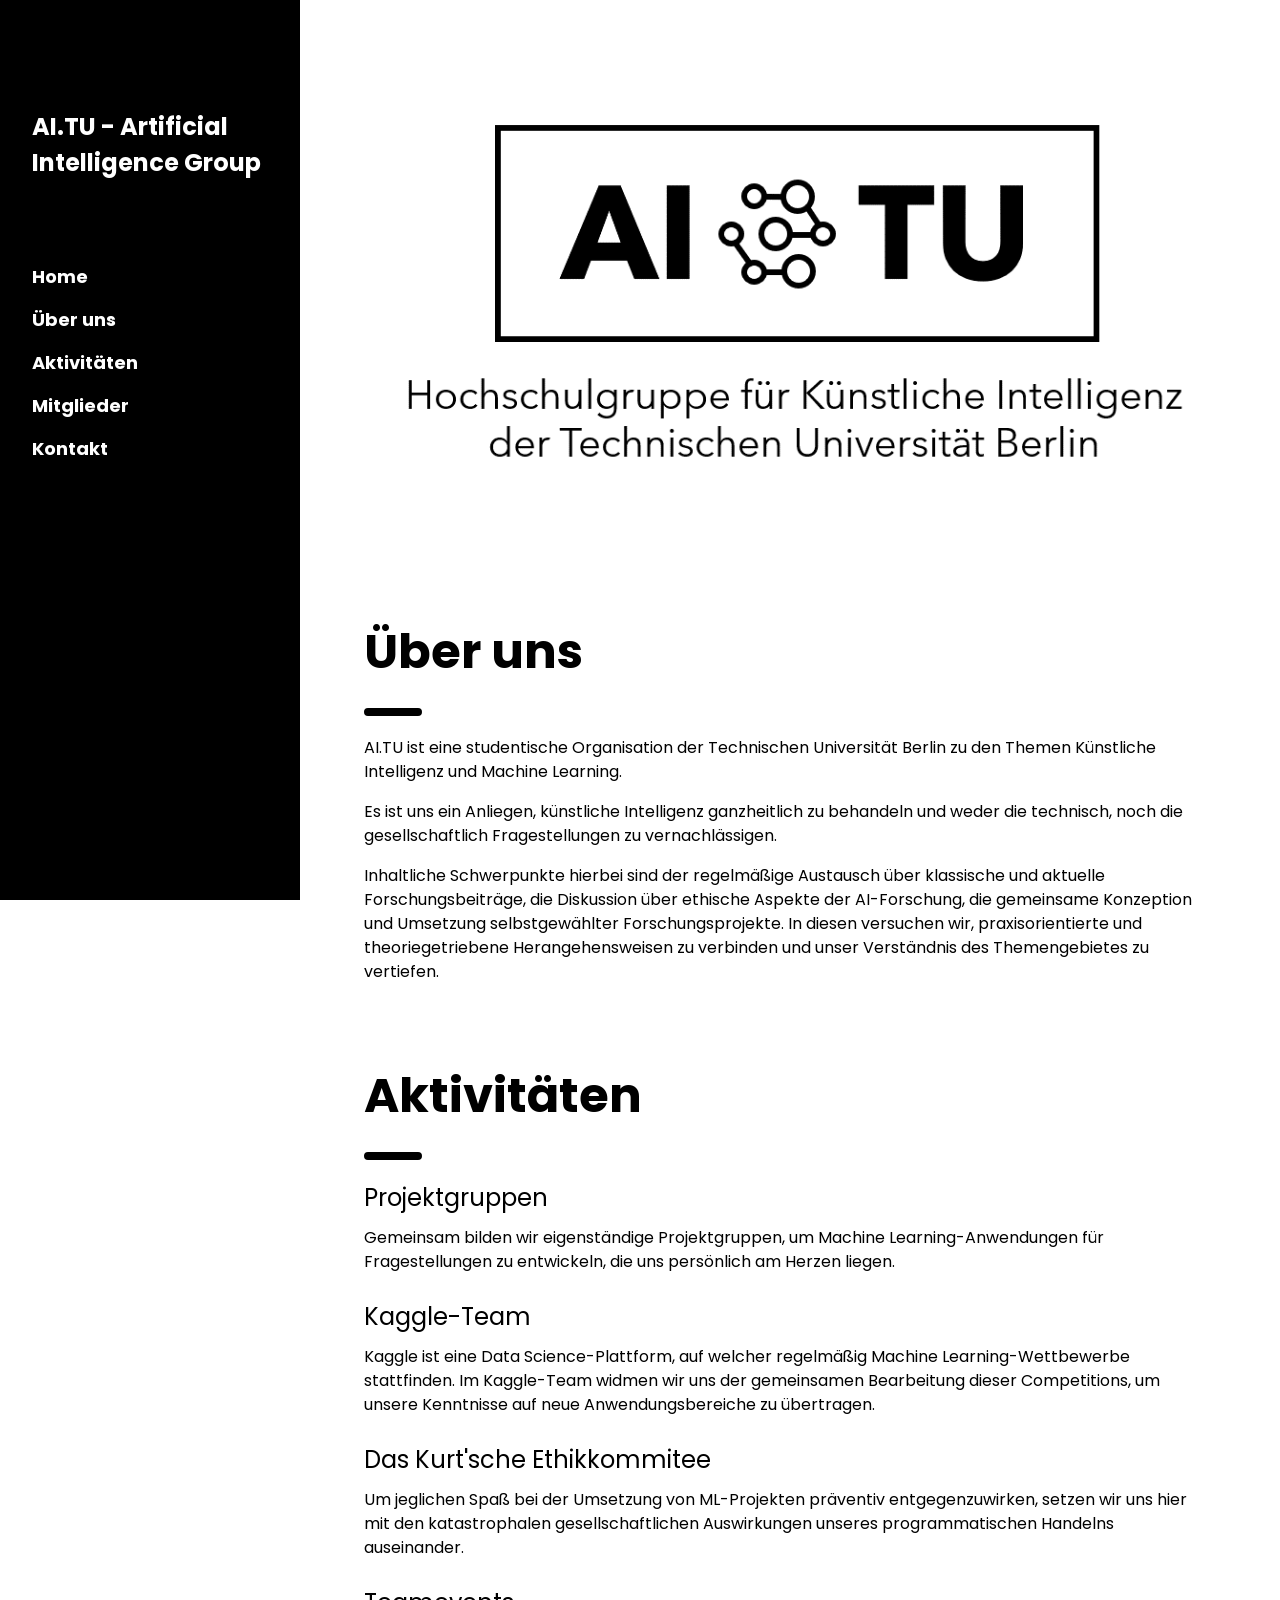
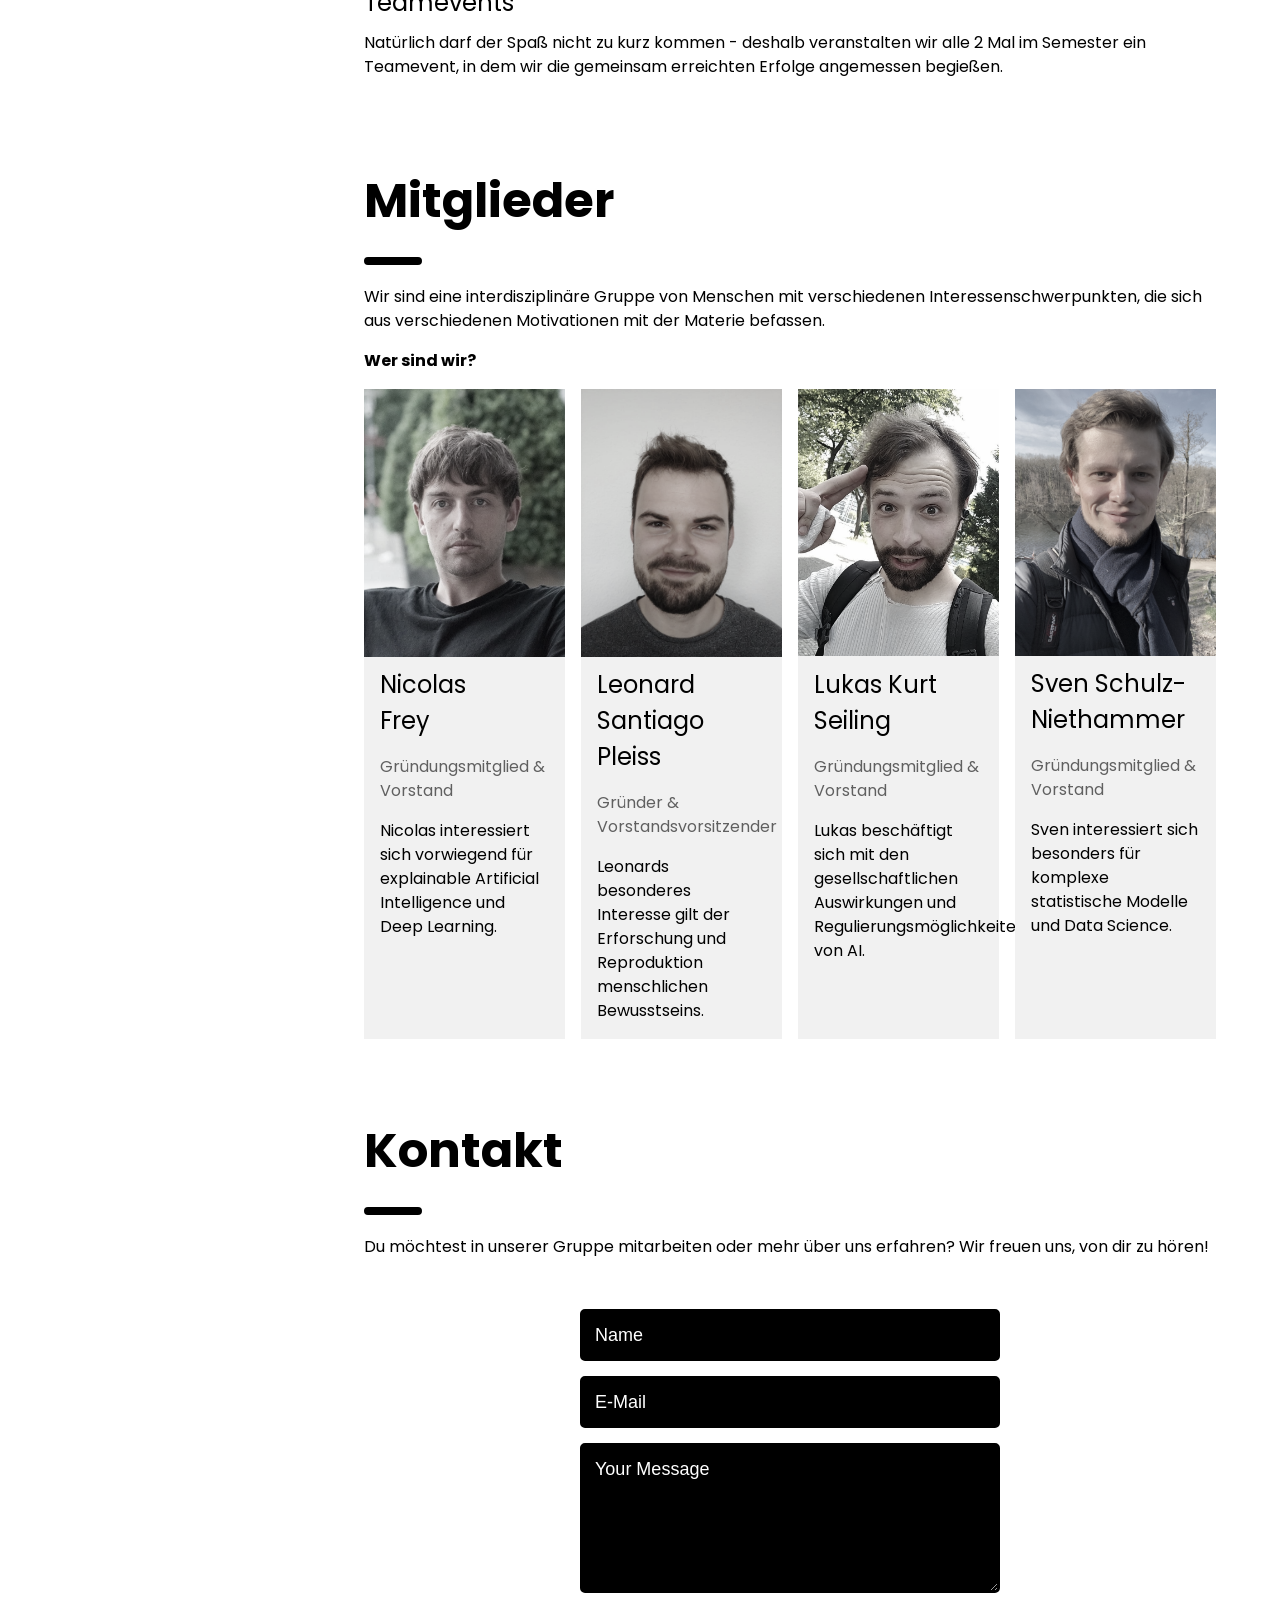
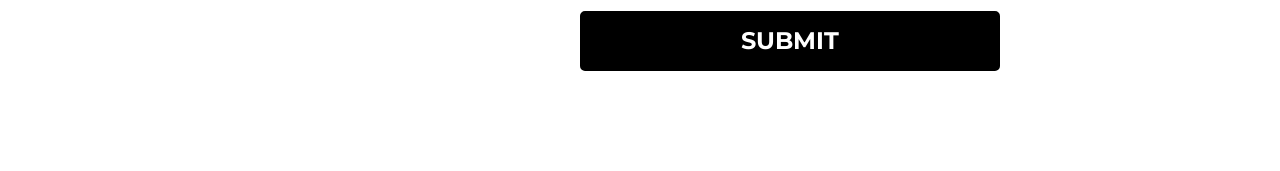
<file: index.html>
<!DOCTYPE html>
<html lang="en">
<title>W3.CSS Template</title>
<meta charset="UTF-8">
<meta name="viewport" content="width=device-width, initial-scale=1">
<link rel="stylesheet" href="https://www.w3schools.com/w3css/4/w3.css">
<link rel="stylesheet" href="https://fonts.googleapis.com/css?family=Poppins">
<link rel="stylesheet" href="index.css">
<style>
body,h1,h2,h3,h4,h5 {font-family: "Poppins", sans-serif}
body {font-size:16px;}
.w3-half img{margin-bottom:-6px;margin-top:16px;opacity:0.8;cursor:pointer}
.w3-half img:hover{opacity:1}
</style>
<body>

<!-- Sidebar/menu -->
<nav class="w3-sidebar w3-black w3-collapse w3-top w3-large w3-padding" style="z-index:3;width:300px;font-weight:bold;" id="mySidebar"><br>
  <a href="javascript:void(0)" onclick="w3_close()" class="w3-button w3-hide-large w3-display-topleft" style="width:100%;font-size:22px">Close Menu</a>
  <div class="w3-container">
    <h3 class="w3-padding-64"><b>AI.TU - Artificial<br>Intelligence Group</b></h3>
  </div>
  <div class="w3-bar-block">
    <a href="#" onclick="w3_close()" class="w3-bar-item w3-button w3-hover-white">Home</a> 
    <a href="#Über uns" onclick="w3_close()" class="w3-bar-item w3-button w3-hover-white">Über uns</a> 
    <a href="#Aktivitäten" onclick="w3_close()" class="w3-bar-item w3-button w3-hover-white">Aktivitäten</a> 
    <a href="#Mitglieder" onclick="w3_close()" class="w3-bar-item w3-button w3-hover-white">Mitglieder</a> 
    <a href="#Kontakt" onclick="w3_close()" class="w3-bar-item w3-button w3-hover-white">Kontakt</a>
  </div>
</nav>

<!-- Top menu on small screens -->
<header class="w3-container w3-top w3-hide-large w3-black w3-xlarge w3-padding">
  <a href="javascript:void(0)" class="w3-button w3-black w3-margin-right" onclick="w3_open()">☰</a>
  <span>Artificial Intelligence at TU Berlin</span>
</header>

<!-- Overlay effect when opening sidebar on small screens -->
<div class="w3-overlay w3-hide-large" onclick="w3_close()" style="cursor:pointer" title="close side menu" id="myOverlay"></div>

<!-- !PAGE CONTENT! -->
<div class="w3-main" style="margin-left:340px;margin-right:40px">

  <!-- Header -->
  <div class="w3-container" style="margin-top:40px" id="showcase">

  </div>
  
  <!-- Photo grid (modal) -->
  <div class="w3-row-padding">
    <div>
      <img src="box_logo.png" style="width:100%" alt="AI.TU - Studentische Hochschulgruppe der TU Berlin">

  </div>

  <!-- Modal for full size images on click-->
  <div id="modal01" class="w3-modal w3-black" style="padding-top:0" onclick="this.style.display='none'">
    <span class="w3-button w3-black w3-xxlarge w3-display-topright">×</span>
    <div class="w3-modal-content w3-animate-zoom w3-center w3-transparent w3-padding-64">
      <img id="img01" class="w3-image">
      <p id="caption"></p>
    </div>
  </div>

  <!-- Über uns -->
  <div class="w3-container" id="Über uns" style="margin-top:50px">
    <h1 class="w3-xxxlarge w3-text-black"><b>Über uns</b></h1>
    <hr style="width:50px;border:4px solid black" class="w3-round">
    <p>AI.TU ist eine studentische Organisation der Technischen Universität Berlin zu den Themen Künstliche Intelligenz und Machine Learning.</p>
    <p>
      Es ist uns ein Anliegen, künstliche Intelligenz ganzheitlich zu behandeln und weder die technisch, noch die gesellschaftlich Fragestellungen zu vernachlässigen.
    </p>
    <p>
    Inhaltliche Schwerpunkte hierbei sind der regelmäßige Austausch über klassische und aktuelle Forschungsbeiträge, die Diskussion über ethische Aspekte der AI-Forschung, die gemeinsame Konzeption und Umsetzung selbstgewählter Forschungsprojekte. In diesen versuchen wir, praxisorientierte und theoriegetriebene Herangehensweisen zu verbinden und unser Verständnis des Themengebietes zu vertiefen. 
    </p>
  </div>

    <!-- Aktivitäten -->
  <div class="w3-container" id="Aktivitäten" style="margin-top:50px">
    <h1 class="w3-xxxlarge w3-text-black"><b>Aktivitäten</b></h1>
    <hr style="width:50px;border:4px solid black" class="w3-round">
	
	<div style="margin-bottom: 25px">
		<h3>Projektgruppen</h3>
		Gemeinsam bilden wir eigenständige Projektgruppen, um Machine Learning-Anwendungen für Fragestellungen zu entwickeln, die uns persönlich am Herzen liegen.
	</div>

	<div style="margin-bottom: 25px">
		<h3>Kaggle-Team</h3>
		Kaggle ist eine Data Science-Plattform, auf welcher regelmäßig Machine Learning-Wettbewerbe stattfinden. Im Kaggle-Team widmen wir uns der gemeinsamen Bearbeitung dieser Competitions, um unsere Kenntnisse auf neue Anwendungsbereiche zu übertragen.
	</div>

	<div style="margin-bottom: 25px">
		<h3>Das Kurt'sche Ethikkommitee</h3>
		Um jeglichen Spaß bei der Umsetzung von ML-Projekten präventiv entgegenzuwirken, setzen wir uns hier mit den katastrophalen gesellschaftlichen Auswirkungen unseres programmatischen Handelns auseinander. 
	</div>

	<div style="margin-bottom: 25px">
		<h3>Teamevents</h3>
		Natürlich darf der Spaß nicht zu kurz kommen - deshalb veranstalten wir alle 2 Mal im Semester ein Teamevent, in dem wir die gemeinsam erreichten Erfolge angemessen begießen.
	</div>

    

  </div>
  
  <!-- Mitglieder -->
  <div class="w3-container" id="Mitglieder" style="margin-top:50px">
    <h1 class="w3-xxxlarge w3-text-black"><b>Mitglieder</b></h1>
    <hr style="width:50px;border:4px solid black" class="w3-round">
    <p> Wir sind eine interdisziplinäre Gruppe von Menschen mit verschiedenen Interessenschwerpunkten, die sich aus verschiedenen Motivationen mit der Materie befassen. 
    </p>
    <p><b>Wer sind wir?</b></p>
  </div>

  <!-- Mitglieder 2 -->
  <div class="w3-row-padding w3-grayscale">

    <div class="w3-col m3 w3-margin-bottom">
      <div class="w3-light-grey" style="height:650px">
        <img src="member_pictures_formatted/NicolasFrey.jpg" alt="Jane" style="width:100%">
        <div class="w3-container">
          <h3>Nicolas <br>Frey</h3>
          <p class="w3-opacity">Gründungsmitglied & Vorstand</p>
          <p>Nicolas interessiert sich vorwiegend für explainable Artificial Intelligence und Deep Learning.</p>
        </div>
      </div>
    </div>

    <div class="w3-col m3 w3-margin-bottom">
      <div class="w3-light-grey" style="height:650px">
        <img src="member_pictures_formatted/LeonardPleiss.jpg" alt="Jane" style="width:100%">
        <div class="w3-container">
          <h3>Leonard Santiago Pleiss</h3>
          <p class="w3-opacity">Gründer & Vorstandsvorsitzender</p>
          <p>Leonards besonderes Interesse gilt der Erforschung und   Reproduktion menschlichen Bewusstseins.</p>
        </div>
      </div>
    </div>

    <div class="w3-col m3 w3-margin-bottom">
      <div class="w3-light-grey" style="height:650px">
        <img src="member_pictures_formatted/LukasSeiling.jpg" alt="Jane" style="width:100%">
        <div class="w3-container">
          <h3>Lukas Kurt<br> Seiling</h3>
          <p class="w3-opacity">Gründungsmitglied & Vorstand</p>
          <p>Lukas beschäftigt sich mit den gesellschaftlichen Auswirkungen und Regulierungsmöglichkeiten von AI.</p>
        </div>
      </div>
    </div>

    <div class="w3-col m3 w3-margin-bottom">
      <div class="w3-light-grey" style="height:650px">
        <img src="member_pictures_formatted/SvenSchulz-Niethammer.jpg" alt="Jane" style="width:100%">
        <div class="w3-container">
          <h3>Sven Schulz-Niethammer</h3>
          <p class="w3-opacity">Gründungsmitglied & Vorstand</p>
          <p>Sven interessiert sich besonders für komplexe statistische Modelle und Data Science.</p>
        </div>
      </div>
    </div>

  </div>
  
  <!-- Kontakt -->
  <div class="w3-container" id="Kontakt" style="margin-top:50px; padding-bottom: 50px">
    <h1 class="w3-xxxlarge w3-text-black"><b>Kontakt</b></h1>
    <hr style="width:50px;border:4px solid black" class="w3-round">
    <p>Du möchtest in unserer Gruppe mitarbeiten oder mehr über uns erfahren? Wir freuen uns, von dir zu hören!</p>

<!--

//<form action="https://formspree.io/l.pleiss@web.de" method="post">
   <input type="text" name="name" value="Your Text">
    <input type="email" name="_replyto" value = "Your Mail Adress">
    <input type="submit" value="Send">
</form>
-->

<form action="https://formspree.io/f/xyylvzrk" method="POST">      
  <input name="name" type="name" class="feedback-input" placeholder="Name" />   
  <input name="_replyto" type="email" class="feedback-input" placeholder="E-Mail" />
  <textarea name="message" class="feedback-input" placeholder="Your Message"></textarea>
  <button type="submit">SUBMIT</button>
</form>

<!-- End page content -->
</div>

<script>
// Script to open and close sidebar
function w3_open() {
  document.getElementById("mySidebar").style.display = "block";
  document.getElementById("myOverlay").style.display = "block";
}
 
function w3_close() {
  document.getElementById("mySidebar").style.display = "none";
  document.getElementById("myOverlay").style.display = "none";
}

// Modal Image Gallery
function onClick(element) {
  document.getElementById("img01").src = element.src;
  document.getElementById("modal01").style.display = "block";
  var captionText = document.getElementById("caption");
  captionText.innerHTML = element.alt;
}

//material contact form animation
$('.contact-form').find('.form-control').each(function() {
  var targetItem = $(this).parent();
  if ($(this).val()) {
    $(targetItem).find('label').css({
      'top': '10px',
      'fontSize': '14px'
    });
  }
})
$('.contact-form').find('.form-control').focus(function() {
  $(this).parent('.input-block').addClass('focus');
  $(this).parent().find('label').animate({
    'top': '10px',
    'fontSize': '14px'
  }, 300);
})
$('.contact-form').find('.form-control').blur(function() {
  if ($(this).val().length == 0) {
    $(this).parent('.input-block').removeClass('focus');
    $(this).parent().find('label').animate({
      'top': '25px',
      'fontSize': '18px'
    }, 300);

</script>

</body>
</html>
</file>
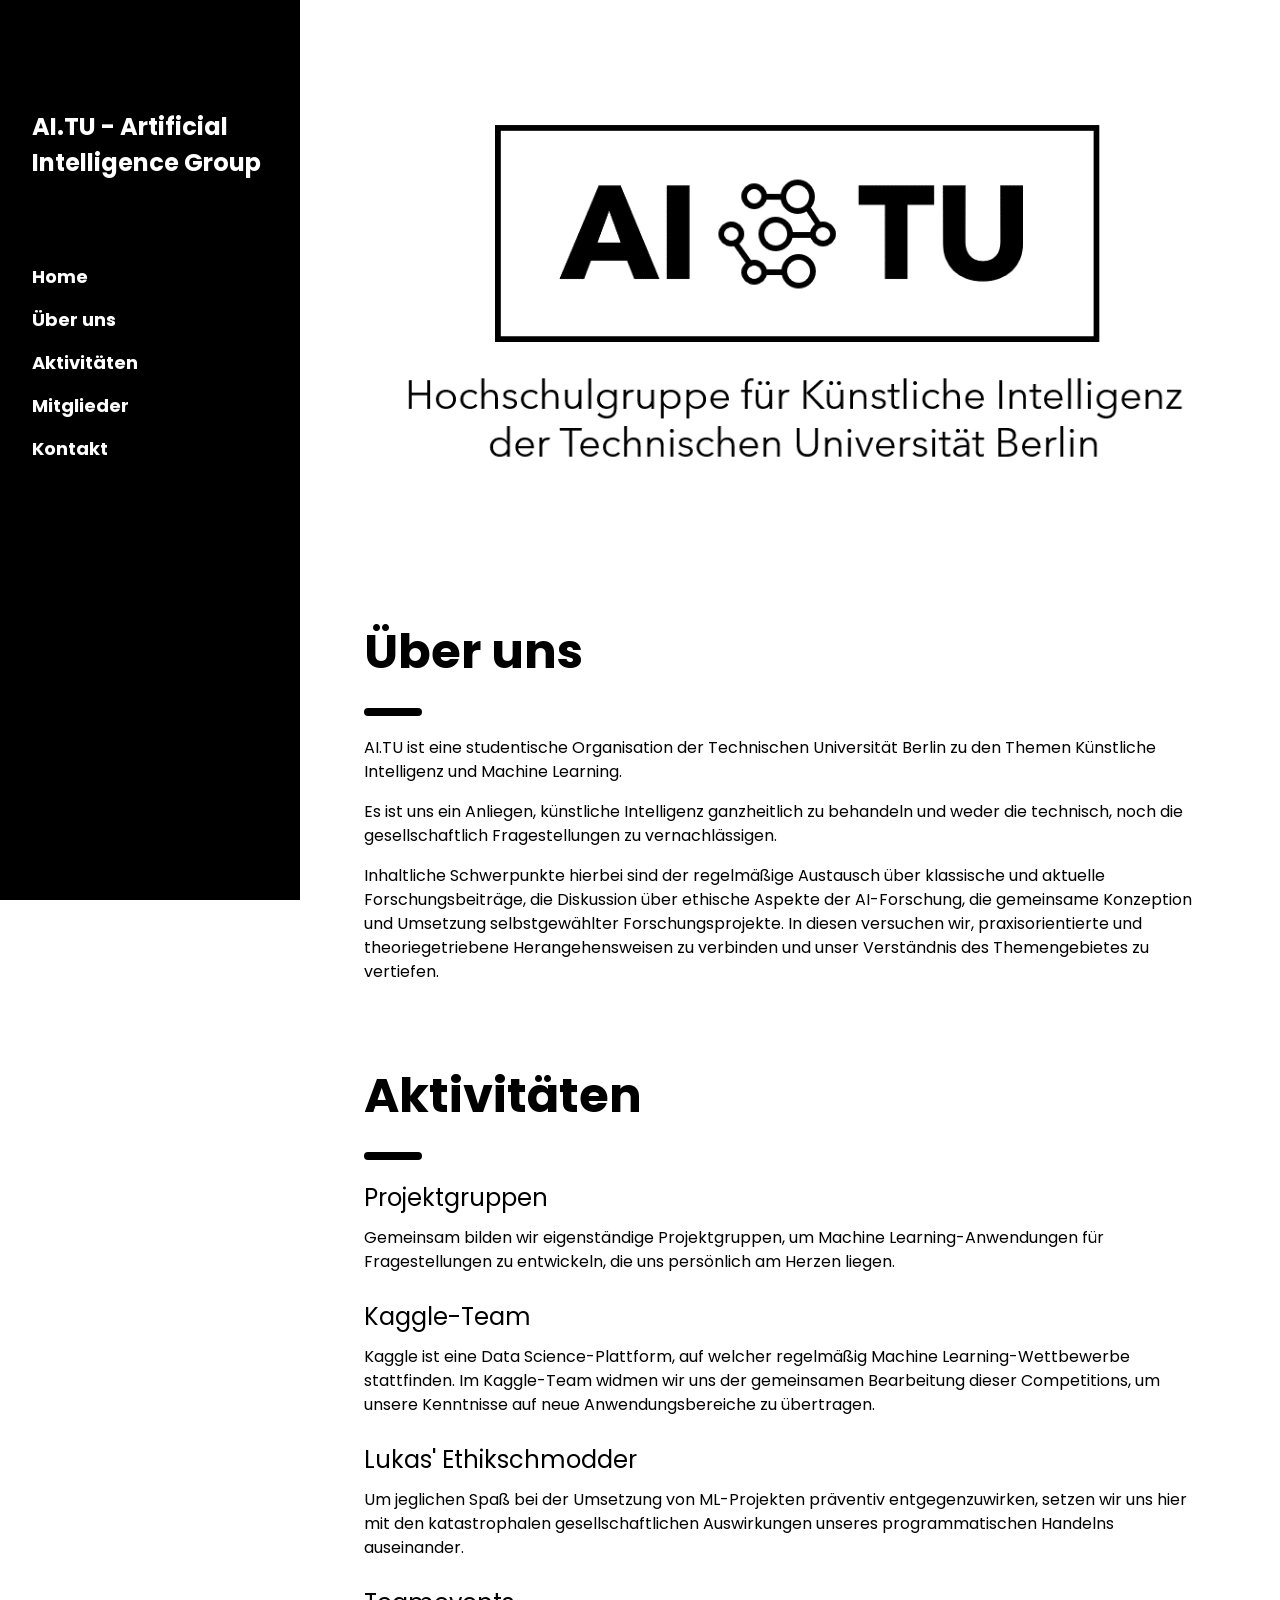
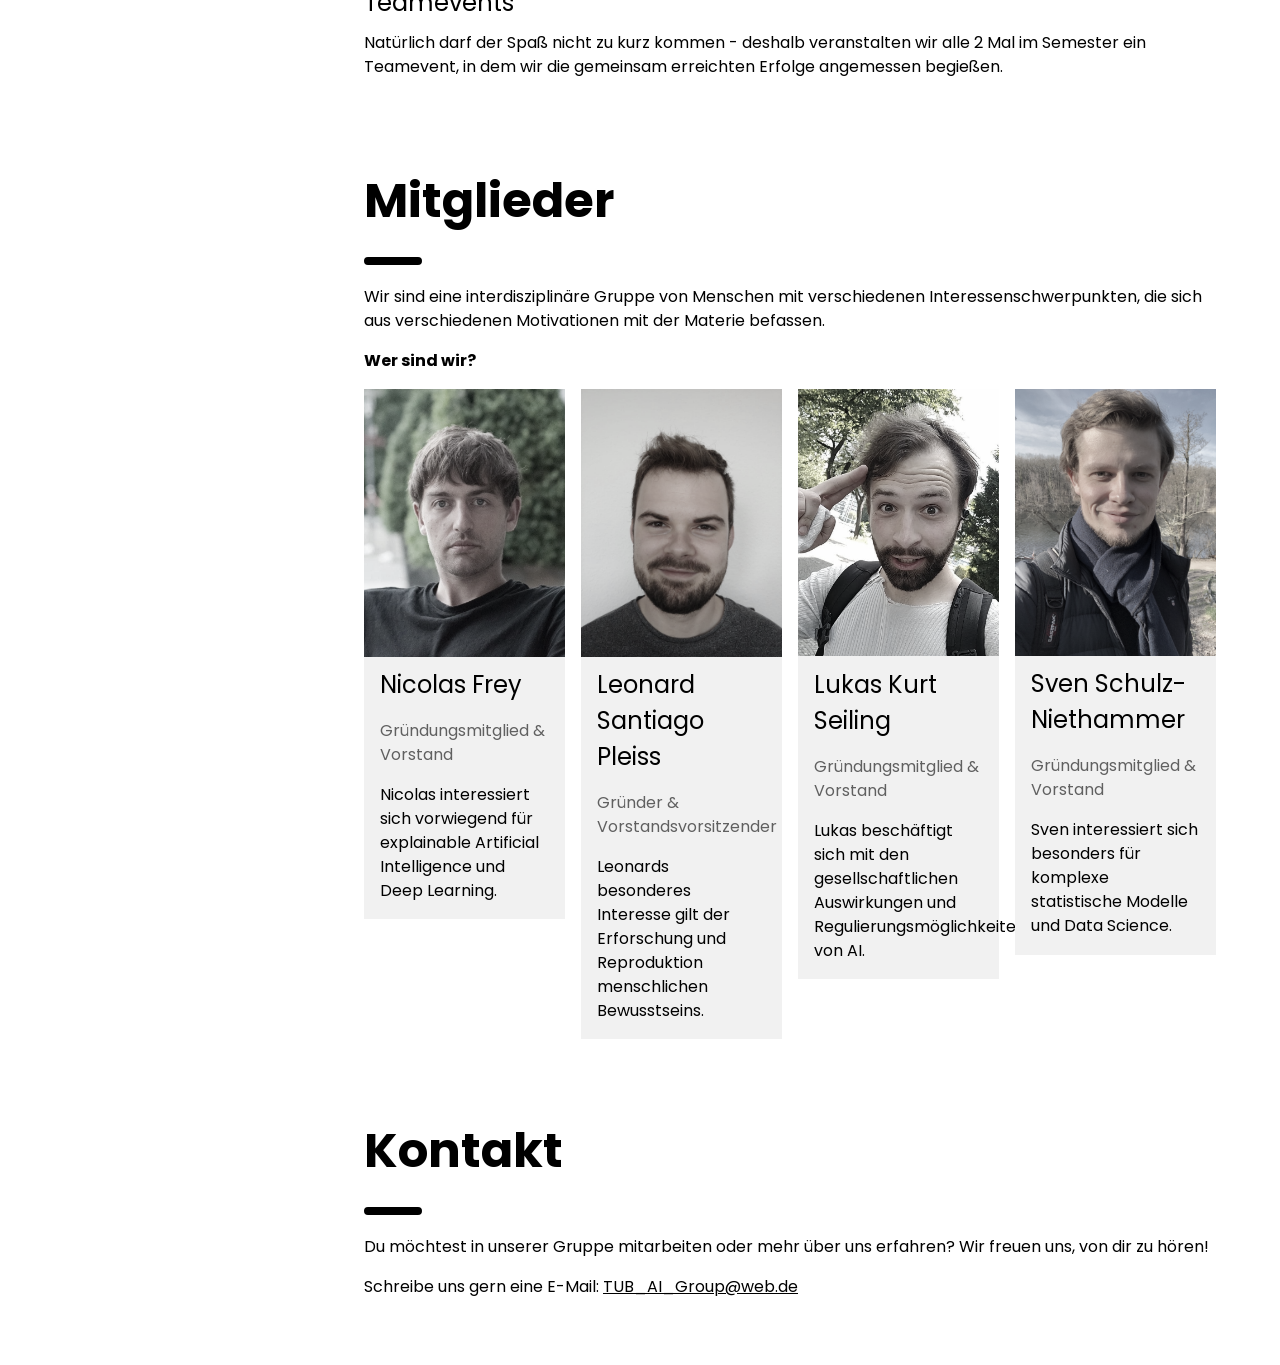
<file: AITU_webpage_with_AboutUs.html>
<!DOCTYPE html>
<html lang="en">
<title>W3.CSS Template</title>
<meta charset="UTF-8">
<meta name="viewport" content="width=device-width, initial-scale=1">
<link rel="stylesheet" href="https://www.w3schools.com/w3css/4/w3.css">
<link rel="stylesheet" href="https://fonts.googleapis.com/css?family=Poppins">
<style>
body,h1,h2,h3,h4,h5 {font-family: "Poppins", sans-serif}
body {font-size:16px;}
.w3-half img{margin-bottom:-6px;margin-top:16px;opacity:0.8;cursor:pointer}
.w3-half img:hover{opacity:1}
</style>
<body>

<!-- Sidebar/menu -->
<nav class="w3-sidebar w3-black w3-collapse w3-top w3-large w3-padding" style="z-index:3;width:300px;font-weight:bold;" id="mySidebar"><br>
  <a href="javascript:void(0)" onclick="w3_close()" class="w3-button w3-hide-large w3-display-topleft" style="width:100%;font-size:22px">Close Menu</a>
  <div class="w3-container">
    <h3 class="w3-padding-64"><b>AI.TU - Artificial<br>Intelligence Group</b></h3>
  </div>
  <div class="w3-bar-block">
    <a href="#" onclick="w3_close()" class="w3-bar-item w3-button w3-hover-white">Home</a> 
    <a href="#Über uns" onclick="w3_close()" class="w3-bar-item w3-button w3-hover-white">Über uns</a> 
    <a href="#Aktivitäten" onclick="w3_close()" class="w3-bar-item w3-button w3-hover-white">Aktivitäten</a> 
    <a href="#Mitglieder" onclick="w3_close()" class="w3-bar-item w3-button w3-hover-white">Mitglieder</a> 
    <a href="#Kontakt" onclick="w3_close()" class="w3-bar-item w3-button w3-hover-white">Kontakt</a>
  </div>
</nav>

<!-- Top menu on small screens -->
<header class="w3-container w3-top w3-hide-large w3-black w3-xlarge w3-padding">
  <a href="javascript:void(0)" class="w3-button w3-black w3-margin-right" onclick="w3_open()">☰</a>
  <span>Artificial Intelligence at TU Berlin</span>
</header>

<!-- Overlay effect when opening sidebar on small screens -->
<div class="w3-overlay w3-hide-large" onclick="w3_close()" style="cursor:pointer" title="close side menu" id="myOverlay"></div>

<!-- !PAGE CONTENT! -->
<div class="w3-main" style="margin-left:340px;margin-right:40px">

  <!-- Header -->
  <div class="w3-container" style="margin-top:40px" id="showcase">

  </div>
  
  <!-- Photo grid (modal) -->
  <div class="w3-row-padding">
    <div>
      <img src="box_logo.png" style="width:100%" alt="AI.TU - Studentische Hochschulgruppe der TU Berlin">

  </div>

  <!-- Modal for full size images on click-->
  <div id="modal01" class="w3-modal w3-black" style="padding-top:0" onclick="this.style.display='none'">
    <span class="w3-button w3-black w3-xxlarge w3-display-topright">×</span>
    <div class="w3-modal-content w3-animate-zoom w3-center w3-transparent w3-padding-64">
      <img id="img01" class="w3-image">
      <p id="caption"></p>
    </div>
  </div>

  <!-- Über uns -->
  <div class="w3-container" id="Über uns" style="margin-top:50px">
    <h1 class="w3-xxxlarge w3-text-black"><b>Über uns</b></h1>
    <hr style="width:50px;border:4px solid black" class="w3-round">
    <p>AI.TU ist eine studentische Organisation der Technischen Universität Berlin zu den Themen Künstliche Intelligenz und Machine Learning.</p>
    <p>
      Es ist uns ein Anliegen, künstliche Intelligenz ganzheitlich zu behandeln und weder die technisch, noch die gesellschaftlich Fragestellungen zu vernachlässigen.
    </p>
    <p>
    Inhaltliche Schwerpunkte hierbei sind der regelmäßige Austausch über klassische und aktuelle Forschungsbeiträge, die Diskussion über ethische Aspekte der AI-Forschung, die gemeinsame Konzeption und Umsetzung selbstgewählter Forschungsprojekte. In diesen versuchen wir, praxisorientierte und theoriegetriebene Herangehensweisen zu verbinden und unser Verständnis des Themengebietes zu vertiefen. 
    </p>
  </div>

    <!-- Aktivitäten -->
  <div class="w3-container" id="Aktivitäten" style="margin-top:50px">
    <h1 class="w3-xxxlarge w3-text-black"><b>Aktivitäten</b></h1>
    <hr style="width:50px;border:4px solid black" class="w3-round">
	
	<div style="margin-bottom: 25px">
		<h3>Projektgruppen</h3>
		Gemeinsam bilden wir eigenständige Projektgruppen, um Machine Learning-Anwendungen für Fragestellungen zu entwickeln, die uns persönlich am Herzen liegen.
	</div>

	<div style="margin-bottom: 25px">
		<h3>Kaggle-Team</h3>
		Kaggle ist eine Data Science-Plattform, auf welcher regelmäßig Machine Learning-Wettbewerbe stattfinden. Im Kaggle-Team widmen wir uns der gemeinsamen Bearbeitung dieser Competitions, um unsere Kenntnisse auf neue Anwendungsbereiche zu übertragen.
	</div>

	<div style="margin-bottom: 25px">
		<h3>Lukas' Ethikschmodder</h3>
		Um jeglichen Spaß bei der Umsetzung von ML-Projekten präventiv entgegenzuwirken, setzen wir uns hier mit den katastrophalen gesellschaftlichen Auswirkungen unseres programmatischen Handelns auseinander. 
	</div>

	<div style="margin-bottom: 25px">
		<h3>Teamevents</h3>
		Natürlich darf der Spaß nicht zu kurz kommen - deshalb veranstalten wir alle 2 Mal im Semester ein Teamevent, in dem wir die gemeinsam erreichten Erfolge angemessen begießen.
	</div>

    

  </div>
  
  <!-- Mitglieder -->
  <div class="w3-container" id="Mitglieder" style="margin-top:50px">
    <h1 class="w3-xxxlarge w3-text-black"><b>Mitglieder</b></h1>
    <hr style="width:50px;border:4px solid black" class="w3-round">
    <p> Wir sind eine interdisziplinäre Gruppe von Menschen mit verschiedenen Interessenschwerpunkten, die sich aus verschiedenen Motivationen mit der Materie befassen. 
    </p>
    <p><b>Wer sind wir?</b></p>
  </div>

  <!-- Mitglieder 2 -->
  <div class="w3-row-padding w3-grayscale">

    <div class="w3-col m3 w3-margin-bottom">
      <div class="w3-light-grey">
        <img src="member_pictures_formatted/NicolasFrey.jpg" alt="Jane" style="width:100%">
        <div class="w3-container">
          <h3>Nicolas Frey</h3>
          <p class="w3-opacity">Gründungsmitglied & Vorstand</p>
          <p>Nicolas interessiert sich vorwiegend für explainable Artificial Intelligence und Deep Learning.</p>
        </div>
      </div>
    </div>

    <div class="w3-col m3 w3-margin-bottom">
      <div class="w3-light-grey">
        <img src="member_pictures_formatted/LeonardPleiss.jpg" alt="Jane" style="width:100%">
        <div class="w3-container">
          <h3>Leonard Santiago Pleiss</h3>
          <p class="w3-opacity">Gründer & Vorstandsvorsitzender</p>
          <p>Leonards besonderes Interesse gilt der Erforschung und   Reproduktion menschlichen Bewusstseins.</p>
        </div>
      </div>
    </div>

    <div class="w3-col m3 w3-margin-bottom">
      <div class="w3-light-grey">
        <img src="member_pictures_formatted/LukasSeiling.jpg" alt="Jane" style="width:100%">
        <div class="w3-container">
          <h3>Lukas Kurt Seiling</h3>
          <p class="w3-opacity">Gründungsmitglied & Vorstand</p>
          <p>Lukas beschäftigt sich mit den gesellschaftlichen Auswirkungen und Regulierungsmöglichkeiten von AI.</p>
        </div>
      </div>
    </div>

    <div class="w3-col m3 w3-margin-bottom">
      <div class="w3-light-grey">
        <img src="member_pictures_formatted/SvenSchulz-Niethammer.jpg" alt="Jane" style="width:100%">
        <div class="w3-container">
          <h3>Sven Schulz-Niethammer</h3>
          <p class="w3-opacity">Gründungsmitglied & Vorstand</p>
          <p>Sven interessiert sich besonders für komplexe statistische Modelle und Data Science.</p>
        </div>
      </div>
    </div>

  </div>
  
  <!-- Kontakt -->
  <div class="w3-container" id="Kontakt" style="margin-top:50px; padding-bottom: 50px">
    <h1 class="w3-xxxlarge w3-text-black"><b>Kontakt</b></h1>
    <hr style="width:50px;border:4px solid black" class="w3-round">
    <p>Du möchtest in unserer Gruppe mitarbeiten oder mehr über uns erfahren? Wir freuen uns, von dir zu hören!</p>
    <p>Schreibe uns gern eine E-Mail: <a href="mailto:TUB_AI_Group@web.de">TUB_AI_Group@web.de</a></p>
    
  </div>

<!-- End page content -->
</div>

<script>
// Script to open and close sidebar
function w3_open() {
  document.getElementById("mySidebar").style.display = "block";
  document.getElementById("myOverlay").style.display = "block";
}
 
function w3_close() {
  document.getElementById("mySidebar").style.display = "none";
  document.getElementById("myOverlay").style.display = "none";
}

// Modal Image Gallery
function onClick(element) {
  document.getElementById("img01").src = element.src;
  document.getElementById("modal01").style.display = "block";
  var captionText = document.getElementById("caption");
  captionText.innerHTML = element.alt;
}
</script>

</body>
</html>
</file>
<file: index.css>
@import url(https://fonts.googleapis.com/css?family=Montserrat:400,700);
form { max-width:420px; margin:50px auto; }

::placeholder { /* Chrome, Firefox, Opera, Safari 10.1+ */
  color: white;
  opacity: 1; /* Firefox */
}

:-ms-input-placeholder { /* Internet Explorer 10-11 */
  color: white;
}

::-ms-input-placeholder { /* Microsoft Edge */
  color: white;
}

.feedback-input {
  color:white;
  font-family: Helvetica, Arial, sans-serif;
  font-weight:500;
  font-size: 18px;
  border-radius: 5px;
  line-height: 22px;
  background-color: black;
  border:2px solid #000000;
  transition: all 0.3s;
  padding: 13px;
  margin-bottom: 15px;
  width:100%;
  box-sizing: border-box;
  outline:0;
}

.feedback-input:focus { border:2px solid #000000; background:white; color:black;}

textarea {
  height: 150px;
  line-height: 150%;
  resize:vertical;
}

[type="submit"] {
  font-family: 'Montserrat', Arial, Helvetica, sans-serif;
  width: 100%;
  background:#000000;
  border-radius:5px;
  border:2px solid #000000;
  cursor:pointer;
  color:white;
  font-size:24px;
  padding-top:10px;
  padding-bottom:10px;
  transition: all 0.3s;
  margin-top:-4px;
  font-weight:700;
}
[type="submit"]:hover { background:#FFFFFF; color:black; border:2px solid #000000;}
</file>
